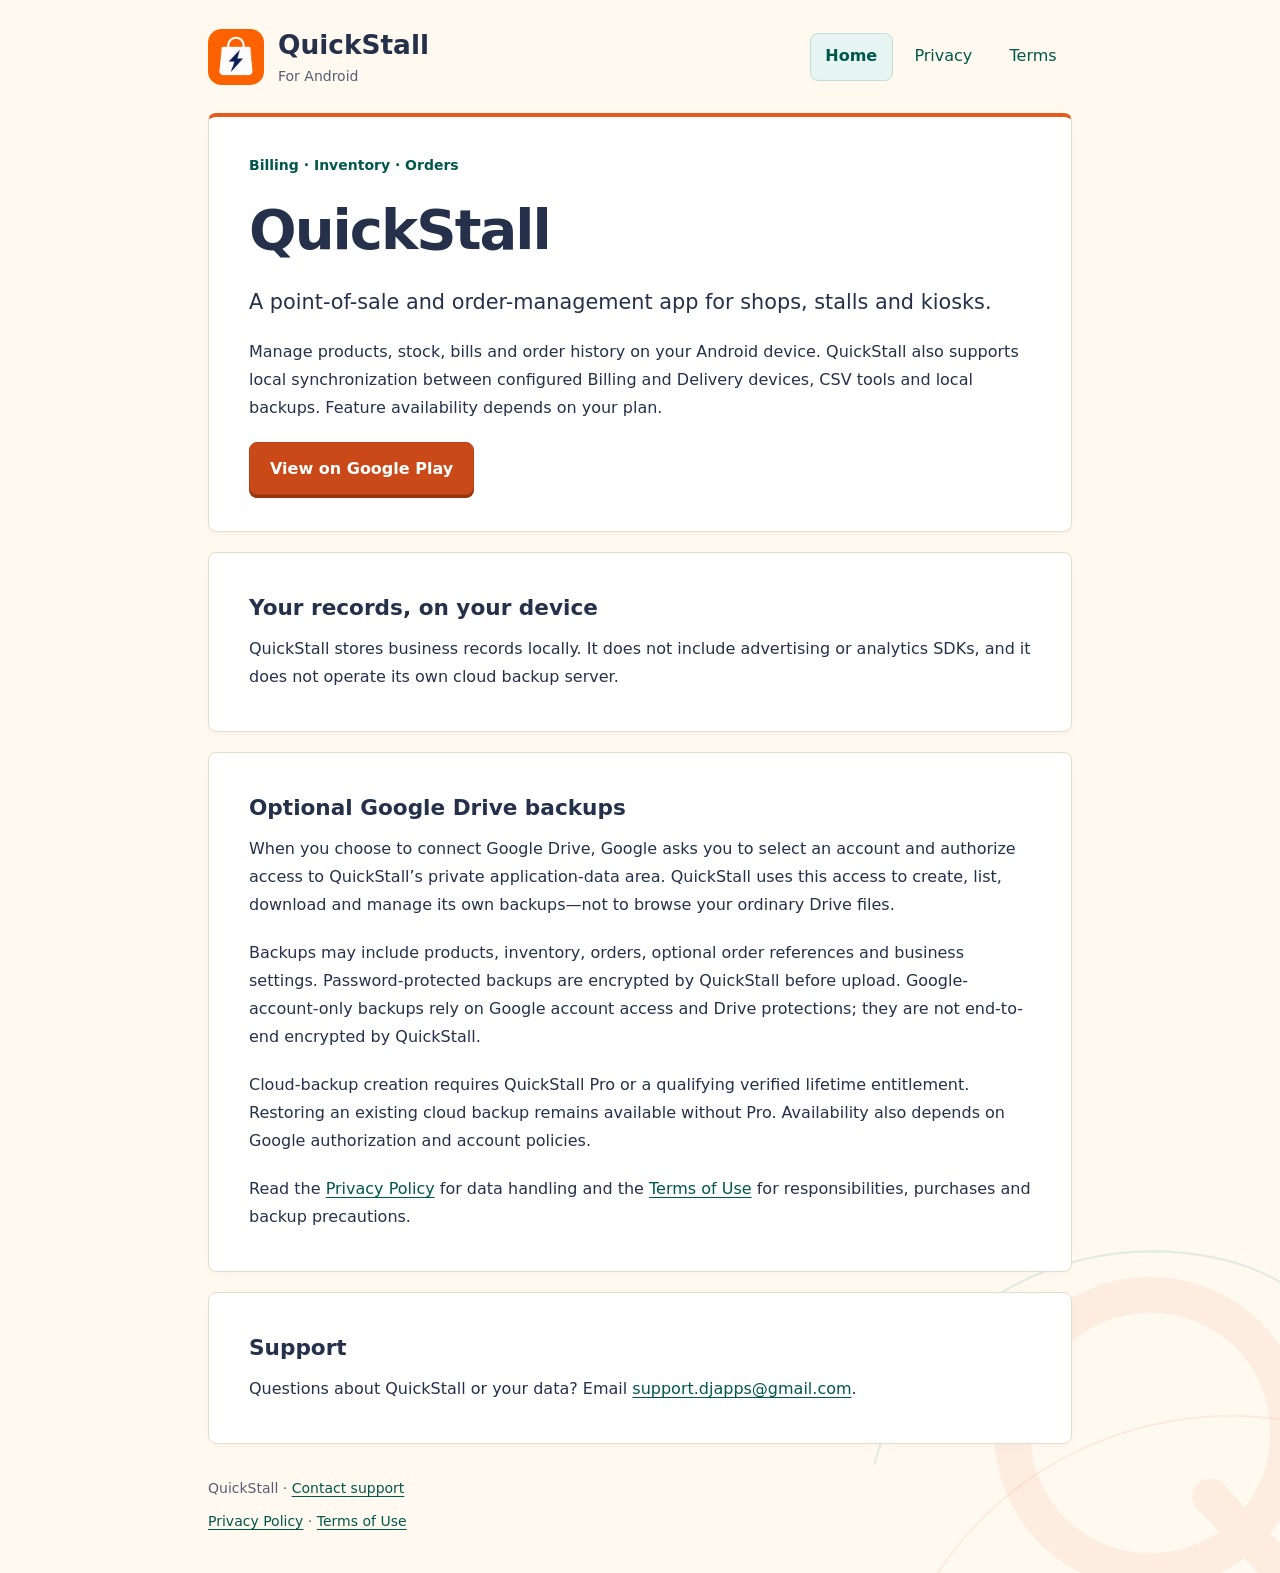
<file: index.html>
<!doctype html>
<html lang="en">
<head>
<meta charset="utf-8">
<meta name="viewport" content="width=device-width, initial-scale=1">
<title>Home | QuickStall</title>
<meta name="description" content="QuickStall for Android: billing, inventory, orders and optional Google Drive backups.">
<link rel="stylesheet" href="styles.css">
<link rel="icon" type="image/png" href="quickstall-icon.png">
<link rel="apple-touch-icon" href="quickstall-icon.png">
</head>
<body>
<a class="skip" href="#main">Skip to content</a>
<header><a class="brand" href="index.html"><img class="brand-icon" src="quickstall-icon.png" alt="" width="56" height="56"><span class="brand-name">QuickStall<small>For Android</small></span></a>
<nav aria-label="Main navigation"><a href="index.html" aria-current="page">Home</a><a href="privacy.html">Privacy</a><a href="terms.html">Terms</a></nav></header>
<main id="main"><section class="intro"><p class="eyebrow">Billing · Inventory · Orders</p><h1>QuickStall</h1><p class="lead">A point-of-sale and order-management app for shops, stalls and kiosks.</p><p>Manage products, stock, bills and order history on your Android device. QuickStall also supports local synchronization between configured Billing and Delivery devices, CSV tools and local backups. Feature availability depends on your plan.</p><a class="button" href="https://play.google.com/store/apps/details?id=com.denny.quickstall">View on Google Play</a></section>
<section><h2>Your records, on your device</h2><p>QuickStall stores business records locally. It does not include advertising or analytics SDKs, and it does not operate its own cloud backup server.</p></section>
<section><h2>Optional Google Drive backups</h2><p>When you choose to connect Google Drive, Google asks you to select an account and authorize access to QuickStall’s private application-data area. QuickStall uses this access to create, list, download and manage its own backups—not to browse your ordinary Drive files.</p><p>Backups may include products, inventory, orders, optional order references and business settings. Password-protected backups are encrypted by QuickStall before upload. Google-account-only backups rely on Google account access and Drive protections; they are not end-to-end encrypted by QuickStall.</p><p>Cloud-backup creation requires QuickStall Pro or a qualifying verified lifetime entitlement. Restoring an existing cloud backup remains available without Pro. Availability also depends on Google authorization and account policies.</p><p>Read the <a href="privacy.html">Privacy Policy</a> for data handling and the <a href="terms.html">Terms of Use</a> for responsibilities, purchases and backup precautions.</p></section>
<section><h2>Support</h2><p>Questions about QuickStall or your data? Email <a href="mailto:support.djapps@gmail.com">support.djapps@gmail.com</a>.</p></section></main>
<footer><p>QuickStall · <a href="mailto:support.djapps@gmail.com">Contact support</a></p><p><a href="privacy.html">Privacy Policy</a> · <a href="terms.html">Terms of Use</a></p></footer>
</body>
</html>
</file>
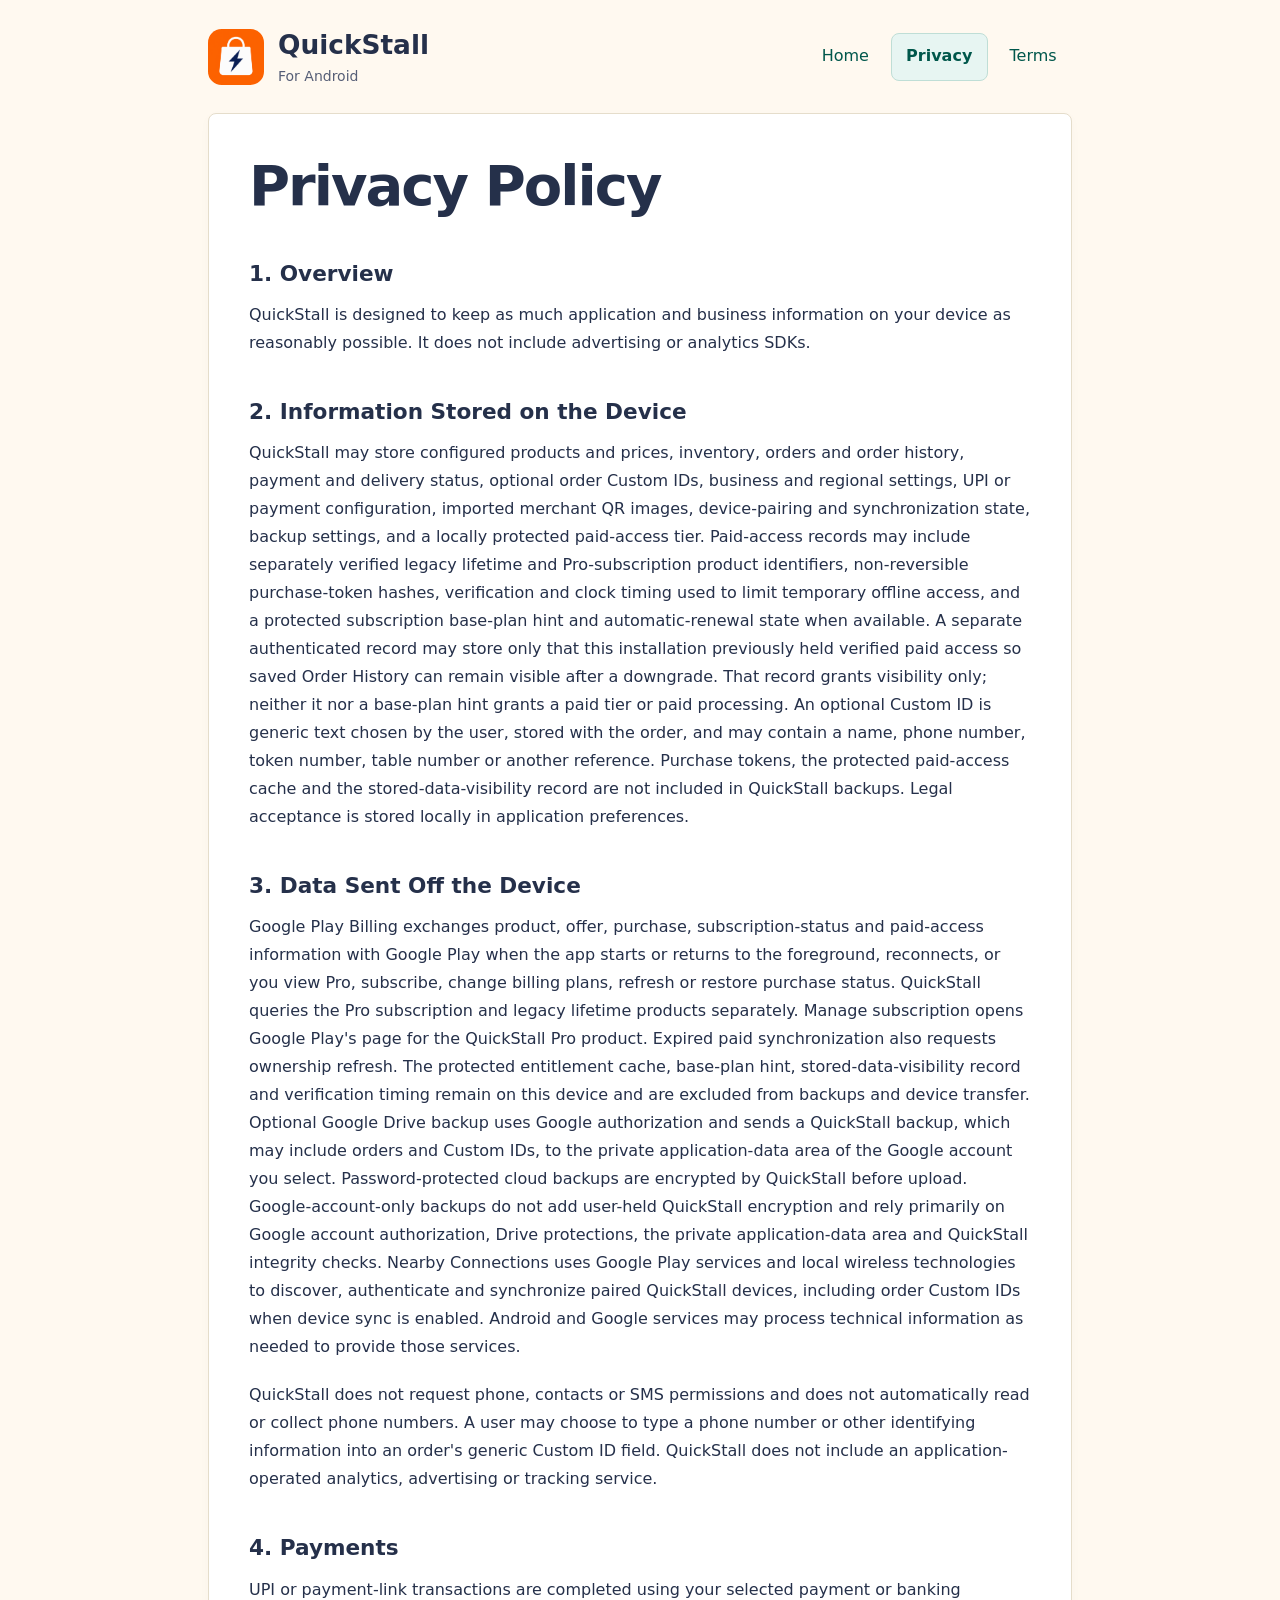
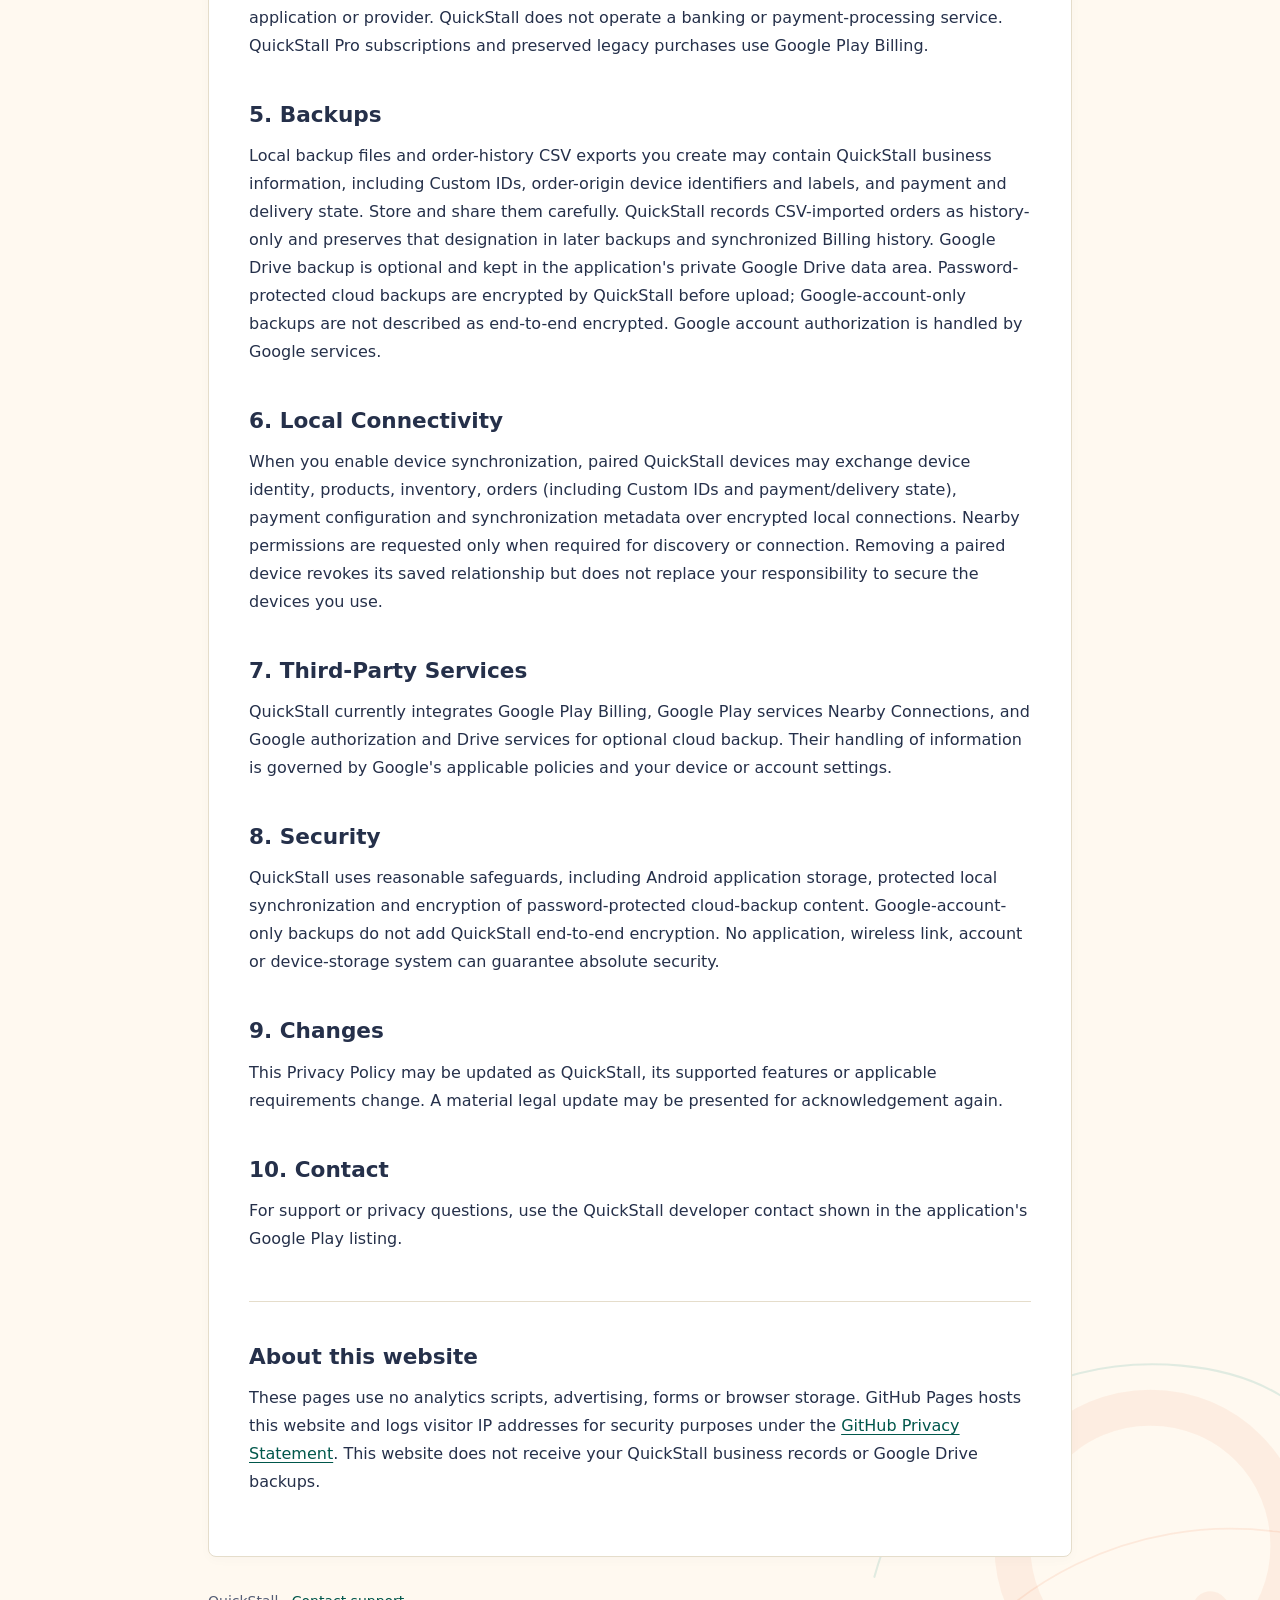
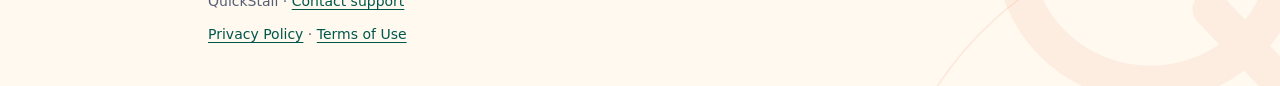
<file: privacy.html>
<!doctype html>
<html lang="en">
<head>
<meta charset="utf-8">
<meta name="viewport" content="width=device-width, initial-scale=1">
<title>Privacy Policy | QuickStall</title>
<meta name="description" content="Privacy Policy for the QuickStall Android application.">
<link rel="stylesheet" href="styles.css">
<link rel="icon" type="image/png" href="quickstall-icon.png">
<link rel="apple-touch-icon" href="quickstall-icon.png">
</head>
<body>
<a class="skip" href="#main">Skip to content</a>
<header><a class="brand" href="index.html"><img class="brand-icon" src="quickstall-icon.png" alt="" width="56" height="56"><span class="brand-name">QuickStall<small>For Android</small></span></a>
<nav aria-label="Main navigation"><a href="index.html">Home</a><a href="privacy.html" aria-current="page">Privacy</a><a href="terms.html">Terms</a></nav></header>
<main id="main"><h1>Privacy Policy</h1>
<h2>1. Overview</h2>
<p>QuickStall is designed to keep as much application and business information on your device as reasonably possible. It does not include advertising or analytics SDKs.</p>
<h2>2. Information Stored on the Device</h2>
<p>QuickStall may store configured products and prices, inventory, orders and order history, payment and delivery status, optional order Custom IDs, business and regional settings, UPI or payment configuration, imported merchant QR images, device-pairing and synchronization state, backup settings, and a locally protected paid-access tier. Paid-access records may include separately verified legacy lifetime and Pro-subscription product identifiers, non-reversible purchase-token hashes, verification and clock timing used to limit temporary offline access, and a protected subscription base-plan hint and automatic-renewal state when available. A separate authenticated record may store only that this installation previously held verified paid access so saved Order History can remain visible after a downgrade. That record grants visibility only; neither it nor a base-plan hint grants a paid tier or paid processing. An optional Custom ID is generic text chosen by the user, stored with the order, and may contain a name, phone number, token number, table number or another reference. Purchase tokens, the protected paid-access cache and the stored-data-visibility record are not included in QuickStall backups. Legal acceptance is stored locally in application preferences.</p>
<h2>3. Data Sent Off the Device</h2>
<p>Google Play Billing exchanges product, offer, purchase, subscription-status and paid-access information with Google Play when the app starts or returns to the foreground, reconnects, or you view Pro, subscribe, change billing plans, refresh or restore purchase status. QuickStall queries the Pro subscription and legacy lifetime products separately. Manage subscription opens Google Play's page for the QuickStall Pro product. Expired paid synchronization also requests ownership refresh. The protected entitlement cache, base-plan hint, stored-data-visibility record and verification timing remain on this device and are excluded from backups and device transfer. Optional Google Drive backup uses Google authorization and sends a QuickStall backup, which may include orders and Custom IDs, to the private application-data area of the Google account you select. Password-protected cloud backups are encrypted by QuickStall before upload. Google-account-only backups do not add user-held QuickStall encryption and rely primarily on Google account authorization, Drive protections, the private application-data area and QuickStall integrity checks. Nearby Connections uses Google Play services and local wireless technologies to discover, authenticate and synchronize paired QuickStall devices, including order Custom IDs when device sync is enabled. Android and Google services may process technical information as needed to provide those services.</p>
<p>QuickStall does not request phone, contacts or SMS permissions and does not automatically read or collect phone numbers. A user may choose to type a phone number or other identifying information into an order's generic Custom ID field. QuickStall does not include an application-operated analytics, advertising or tracking service.</p>
<h2>4. Payments</h2>
<p>UPI or payment-link transactions are completed using your selected payment or banking application or provider. QuickStall does not operate a banking or payment-processing service. QuickStall Pro subscriptions and preserved legacy purchases use Google Play Billing.</p>
<h2>5. Backups</h2>
<p>Local backup files and order-history CSV exports you create may contain QuickStall business information, including Custom IDs, order-origin device identifiers and labels, and payment and delivery state. Store and share them carefully. QuickStall records CSV-imported orders as history-only and preserves that designation in later backups and synchronized Billing history. Google Drive backup is optional and kept in the application's private Google Drive data area. Password-protected cloud backups are encrypted by QuickStall before upload; Google-account-only backups are not described as end-to-end encrypted. Google account authorization is handled by Google services.</p>
<h2>6. Local Connectivity</h2>
<p>When you enable device synchronization, paired QuickStall devices may exchange device identity, products, inventory, orders (including Custom IDs and payment/delivery state), payment configuration and synchronization metadata over encrypted local connections. Nearby permissions are requested only when required for discovery or connection. Removing a paired device revokes its saved relationship but does not replace your responsibility to secure the devices you use.</p>
<h2>7. Third-Party Services</h2>
<p>QuickStall currently integrates Google Play Billing, Google Play services Nearby Connections, and Google authorization and Drive services for optional cloud backup. Their handling of information is governed by Google's applicable policies and your device or account settings.</p>
<h2>8. Security</h2>
<p>QuickStall uses reasonable safeguards, including Android application storage, protected local synchronization and encryption of password-protected cloud-backup content. Google-account-only backups do not add QuickStall end-to-end encryption. No application, wireless link, account or device-storage system can guarantee absolute security.</p>
<h2>9. Changes</h2>
<p>This Privacy Policy may be updated as QuickStall, its supported features or applicable requirements change. A material legal update may be presented for acknowledgement again.</p>
<h2>10. Contact</h2>
<p>For support or privacy questions, use the QuickStall developer contact shown in the application's Google Play listing.</p>
<aside><h2>About this website</h2><p>These pages use no analytics scripts, advertising, forms or browser storage. GitHub Pages hosts this website and logs visitor IP addresses for security purposes under the <a href="https://docs.github.com/en/site-policy/privacy-policies/github-general-privacy-statement">GitHub Privacy Statement</a>. This website does not receive your QuickStall business records or Google Drive backups.</p></aside></main>
<footer><p>QuickStall · <a href="mailto:support.djapps@gmail.com">Contact support</a></p><p><a href="privacy.html">Privacy Policy</a> · <a href="terms.html">Terms of Use</a></p></footer>
</body>
</html>
</file>
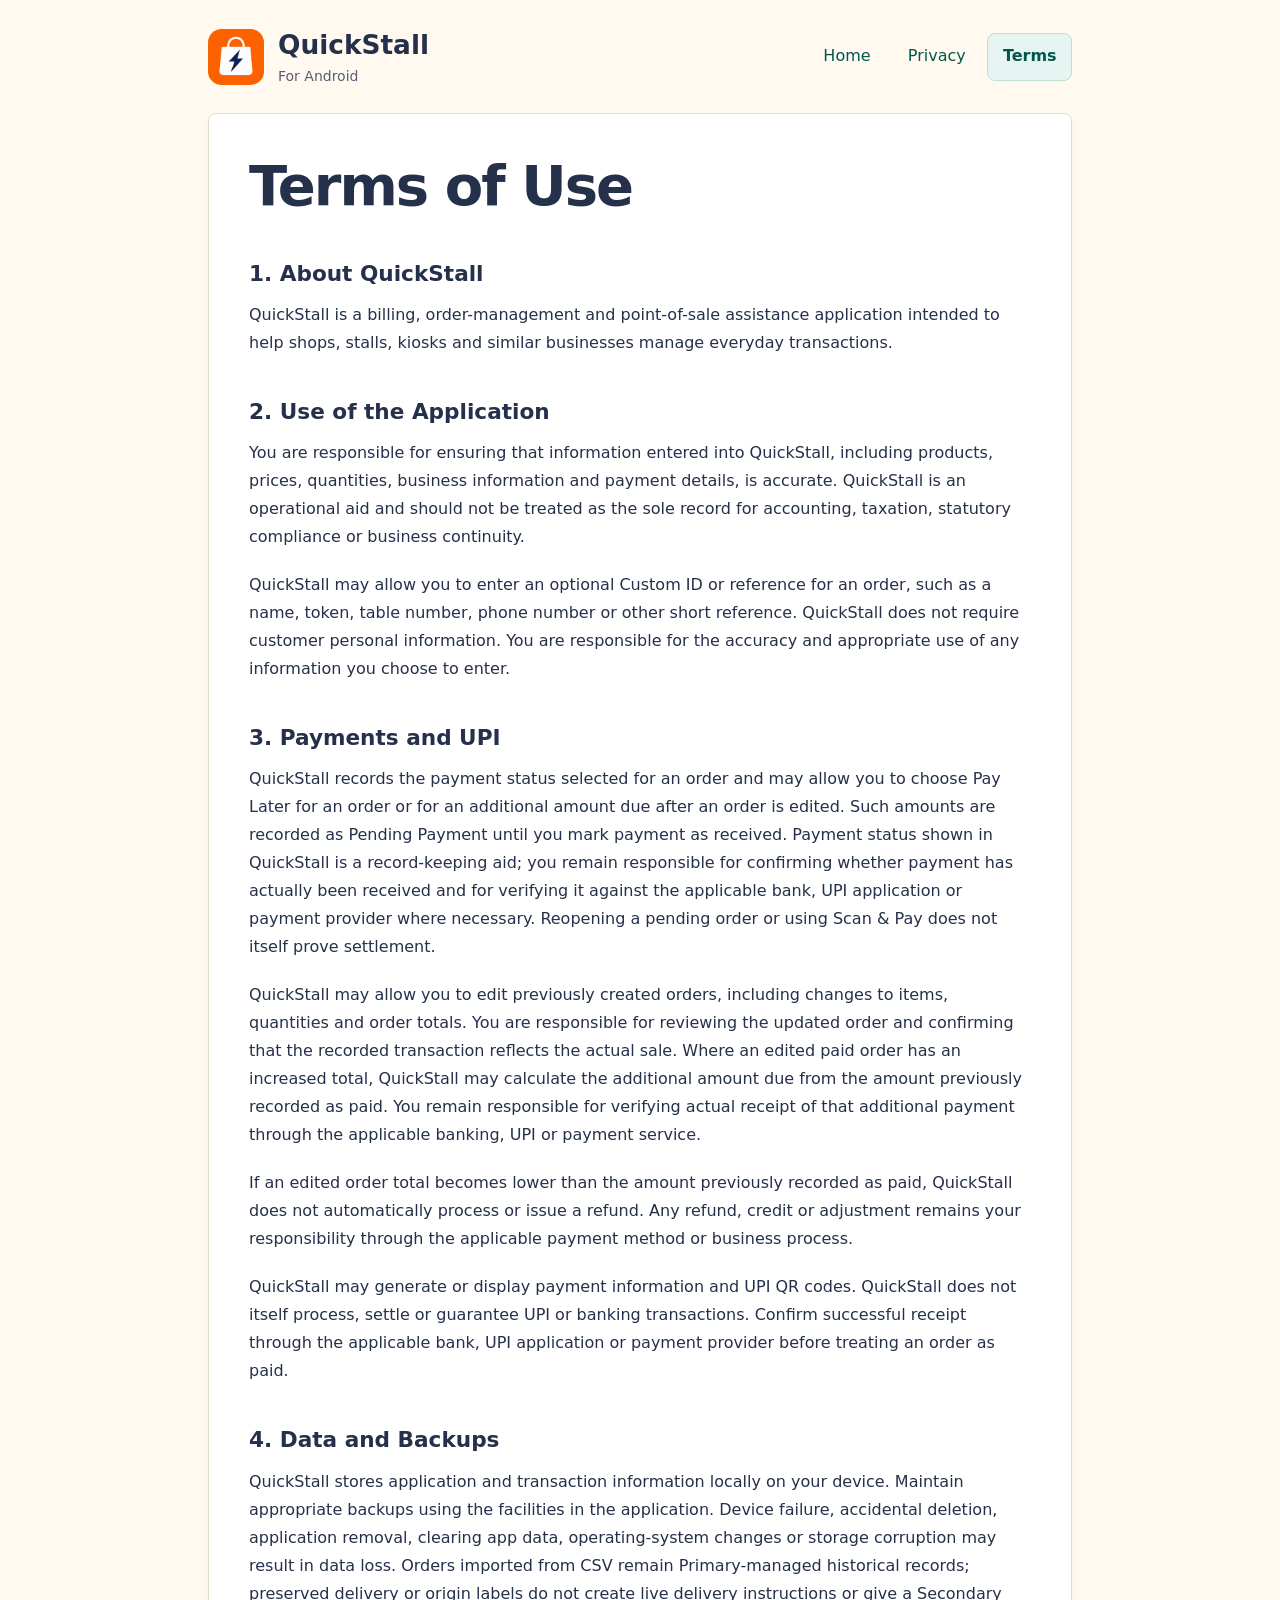
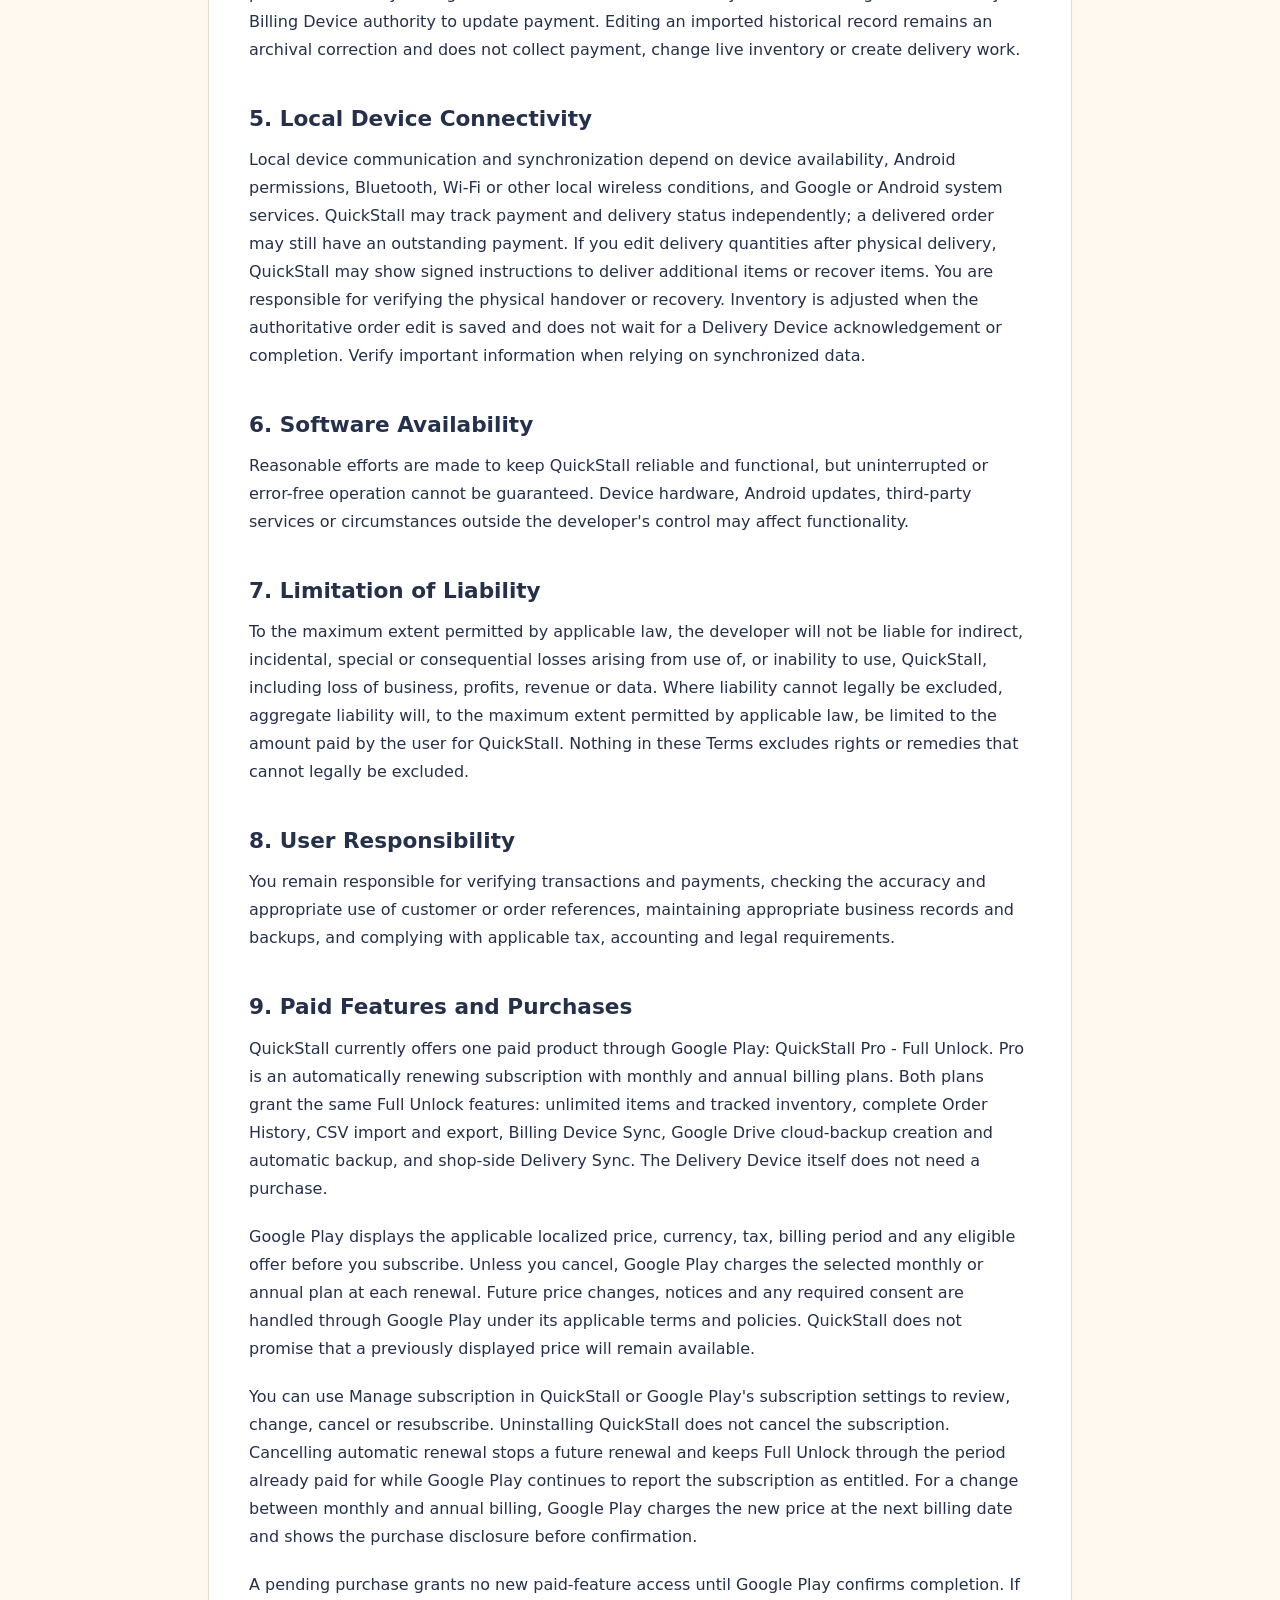
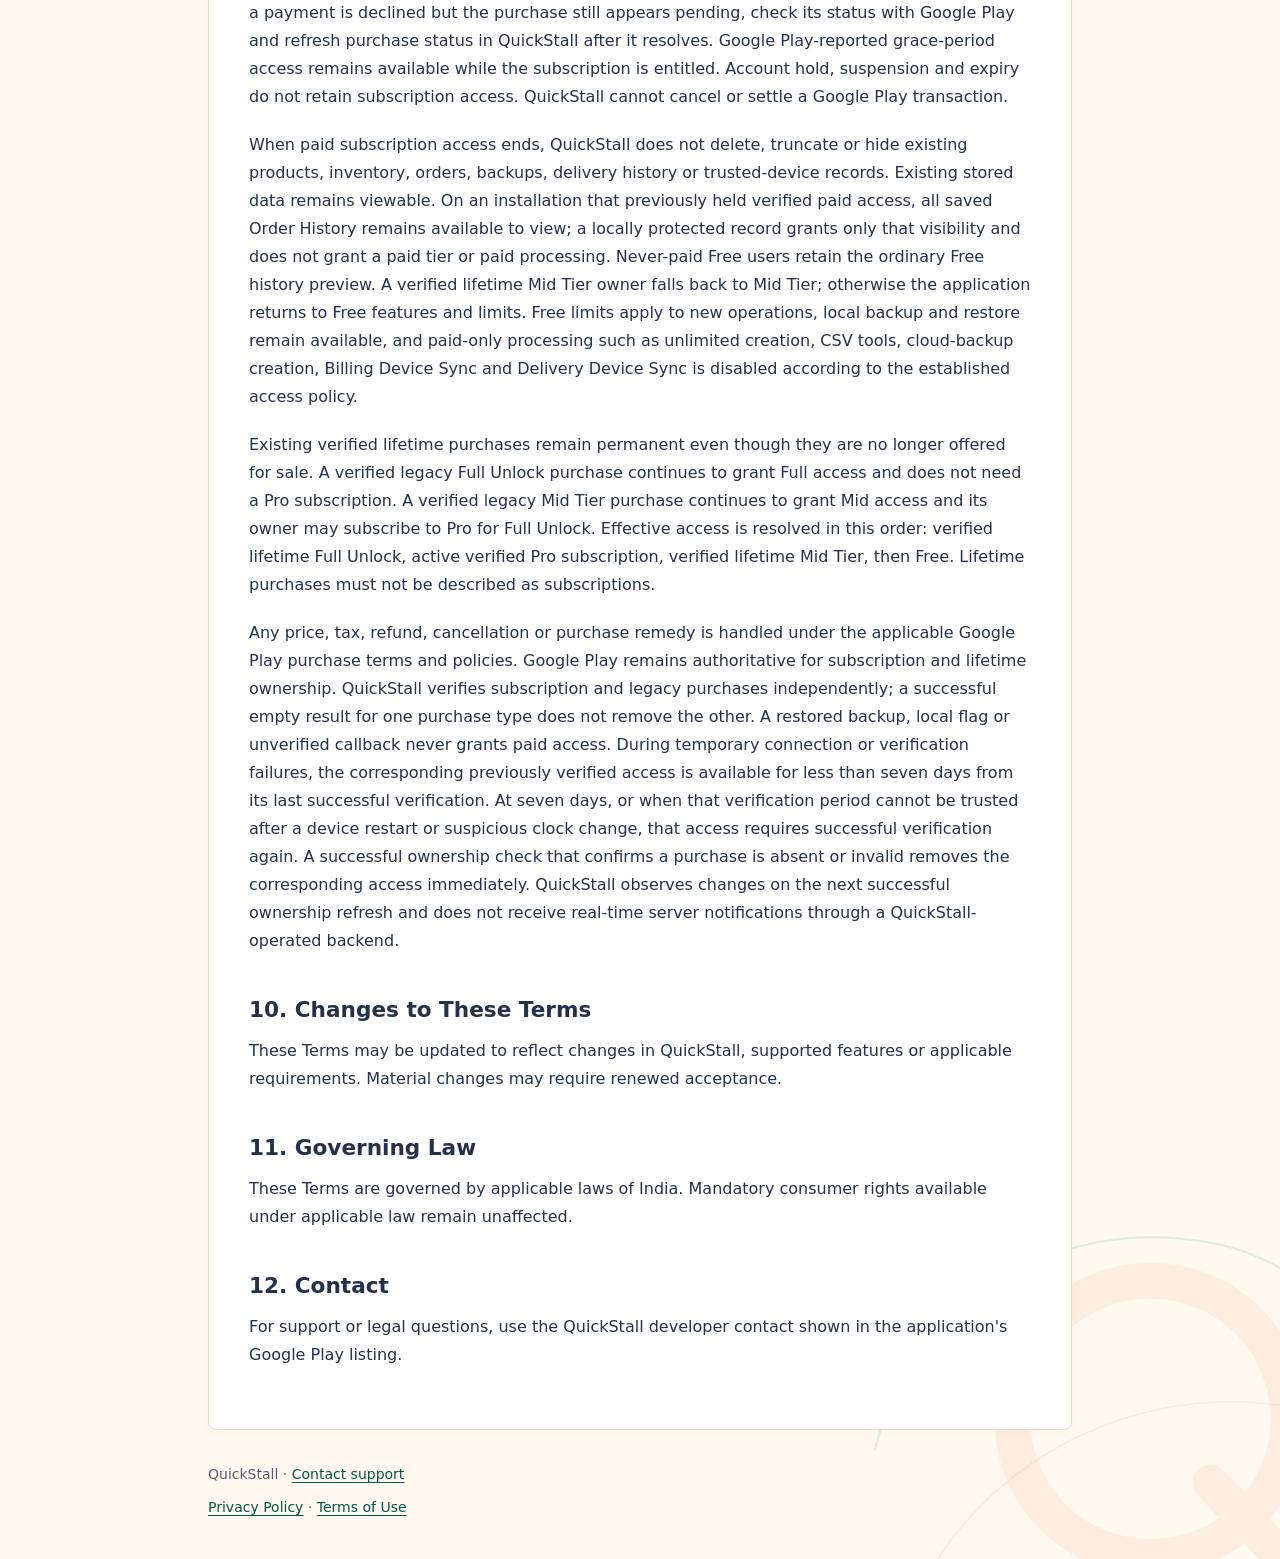
<file: terms.html>
<!doctype html>
<html lang="en">
<head>
<meta charset="utf-8">
<meta name="viewport" content="width=device-width, initial-scale=1">
<title>Terms of Use | QuickStall</title>
<meta name="description" content="Terms of Use for the QuickStall Android application.">
<link rel="stylesheet" href="styles.css">
<link rel="icon" type="image/png" href="quickstall-icon.png">
<link rel="apple-touch-icon" href="quickstall-icon.png">
</head>
<body>
<a class="skip" href="#main">Skip to content</a>
<header><a class="brand" href="index.html"><img class="brand-icon" src="quickstall-icon.png" alt="" width="56" height="56"><span class="brand-name">QuickStall<small>For Android</small></span></a>
<nav aria-label="Main navigation"><a href="index.html">Home</a><a href="privacy.html">Privacy</a><a href="terms.html" aria-current="page">Terms</a></nav></header>
<main id="main"><h1>Terms of Use</h1>
<h2>1. About QuickStall</h2>
<p>QuickStall is a billing, order-management and point-of-sale assistance application intended to help shops, stalls, kiosks and similar businesses manage everyday transactions.</p>
<h2>2. Use of the Application</h2>
<p>You are responsible for ensuring that information entered into QuickStall, including products, prices, quantities, business information and payment details, is accurate. QuickStall is an operational aid and should not be treated as the sole record for accounting, taxation, statutory compliance or business continuity.</p>
<p>QuickStall may allow you to enter an optional Custom ID or reference for an order, such as a name, token, table number, phone number or other short reference. QuickStall does not require customer personal information. You are responsible for the accuracy and appropriate use of any information you choose to enter.</p>
<h2>3. Payments and UPI</h2>
<p>QuickStall records the payment status selected for an order and may allow you to choose Pay Later for an order or for an additional amount due after an order is edited. Such amounts are recorded as Pending Payment until you mark payment as received. Payment status shown in QuickStall is a record-keeping aid; you remain responsible for confirming whether payment has actually been received and for verifying it against the applicable bank, UPI application or payment provider where necessary. Reopening a pending order or using Scan &amp; Pay does not itself prove settlement.</p>
<p>QuickStall may allow you to edit previously created orders, including changes to items, quantities and order totals. You are responsible for reviewing the updated order and confirming that the recorded transaction reflects the actual sale. Where an edited paid order has an increased total, QuickStall may calculate the additional amount due from the amount previously recorded as paid. You remain responsible for verifying actual receipt of that additional payment through the applicable banking, UPI or payment service.</p>
<p>If an edited order total becomes lower than the amount previously recorded as paid, QuickStall does not automatically process or issue a refund. Any refund, credit or adjustment remains your responsibility through the applicable payment method or business process.</p>
<p>QuickStall may generate or display payment information and UPI QR codes. QuickStall does not itself process, settle or guarantee UPI or banking transactions. Confirm successful receipt through the applicable bank, UPI application or payment provider before treating an order as paid.</p>
<h2>4. Data and Backups</h2>
<p>QuickStall stores application and transaction information locally on your device. Maintain appropriate backups using the facilities in the application. Device failure, accidental deletion, application removal, clearing app data, operating-system changes or storage corruption may result in data loss. Orders imported from CSV remain Primary-managed historical records; preserved delivery or origin labels do not create live delivery instructions or give a Secondary Billing Device authority to update payment. Editing an imported historical record remains an archival correction and does not collect payment, change live inventory or create delivery work.</p>
<h2>5. Local Device Connectivity</h2>
<p>Local device communication and synchronization depend on device availability, Android permissions, Bluetooth, Wi-Fi or other local wireless conditions, and Google or Android system services. QuickStall may track payment and delivery status independently; a delivered order may still have an outstanding payment. If you edit delivery quantities after physical delivery, QuickStall may show signed instructions to deliver additional items or recover items. You are responsible for verifying the physical handover or recovery. Inventory is adjusted when the authoritative order edit is saved and does not wait for a Delivery Device acknowledgement or completion. Verify important information when relying on synchronized data.</p>
<h2>6. Software Availability</h2>
<p>Reasonable efforts are made to keep QuickStall reliable and functional, but uninterrupted or error-free operation cannot be guaranteed. Device hardware, Android updates, third-party services or circumstances outside the developer's control may affect functionality.</p>
<h2>7. Limitation of Liability</h2>
<p>To the maximum extent permitted by applicable law, the developer will not be liable for indirect, incidental, special or consequential losses arising from use of, or inability to use, QuickStall, including loss of business, profits, revenue or data. Where liability cannot legally be excluded, aggregate liability will, to the maximum extent permitted by applicable law, be limited to the amount paid by the user for QuickStall. Nothing in these Terms excludes rights or remedies that cannot legally be excluded.</p>
<h2>8. User Responsibility</h2>
<p>You remain responsible for verifying transactions and payments, checking the accuracy and appropriate use of customer or order references, maintaining appropriate business records and backups, and complying with applicable tax, accounting and legal requirements.</p>
<h2>9. Paid Features and Purchases</h2>
<p>QuickStall currently offers one paid product through Google Play: QuickStall Pro - Full Unlock. Pro is an automatically renewing subscription with monthly and annual billing plans. Both plans grant the same Full Unlock features: unlimited items and tracked inventory, complete Order History, CSV import and export, Billing Device Sync, Google Drive cloud-backup creation and automatic backup, and shop-side Delivery Sync. The Delivery Device itself does not need a purchase.</p>
<p>Google Play displays the applicable localized price, currency, tax, billing period and any eligible offer before you subscribe. Unless you cancel, Google Play charges the selected monthly or annual plan at each renewal. Future price changes, notices and any required consent are handled through Google Play under its applicable terms and policies. QuickStall does not promise that a previously displayed price will remain available.</p>
<p>You can use Manage subscription in QuickStall or Google Play's subscription settings to review, change, cancel or resubscribe. Uninstalling QuickStall does not cancel the subscription. Cancelling automatic renewal stops a future renewal and keeps Full Unlock through the period already paid for while Google Play continues to report the subscription as entitled. For a change between monthly and annual billing, Google Play charges the new price at the next billing date and shows the purchase disclosure before confirmation.</p>
<p>A pending purchase grants no new paid-feature access until Google Play confirms completion. If a payment is declined but the purchase still appears pending, check its status with Google Play and refresh purchase status in QuickStall after it resolves. Google Play-reported grace-period access remains available while the subscription is entitled. Account hold, suspension and expiry do not retain subscription access. QuickStall cannot cancel or settle a Google Play transaction.</p>
<p>When paid subscription access ends, QuickStall does not delete, truncate or hide existing products, inventory, orders, backups, delivery history or trusted-device records. Existing stored data remains viewable. On an installation that previously held verified paid access, all saved Order History remains available to view; a locally protected record grants only that visibility and does not grant a paid tier or paid processing. Never-paid Free users retain the ordinary Free history preview. A verified lifetime Mid Tier owner falls back to Mid Tier; otherwise the application returns to Free features and limits. Free limits apply to new operations, local backup and restore remain available, and paid-only processing such as unlimited creation, CSV tools, cloud-backup creation, Billing Device Sync and Delivery Device Sync is disabled according to the established access policy.</p>
<p>Existing verified lifetime purchases remain permanent even though they are no longer offered for sale. A verified legacy Full Unlock purchase continues to grant Full access and does not need a Pro subscription. A verified legacy Mid Tier purchase continues to grant Mid access and its owner may subscribe to Pro for Full Unlock. Effective access is resolved in this order: verified lifetime Full Unlock, active verified Pro subscription, verified lifetime Mid Tier, then Free. Lifetime purchases must not be described as subscriptions.</p>
<p>Any price, tax, refund, cancellation or purchase remedy is handled under the applicable Google Play purchase terms and policies. Google Play remains authoritative for subscription and lifetime ownership. QuickStall verifies subscription and legacy purchases independently; a successful empty result for one purchase type does not remove the other. A restored backup, local flag or unverified callback never grants paid access. During temporary connection or verification failures, the corresponding previously verified access is available for less than seven days from its last successful verification. At seven days, or when that verification period cannot be trusted after a device restart or suspicious clock change, that access requires successful verification again. A successful ownership check that confirms a purchase is absent or invalid removes the corresponding access immediately. QuickStall observes changes on the next successful ownership refresh and does not receive real-time server notifications through a QuickStall-operated backend.</p>
<h2>10. Changes to These Terms</h2>
<p>These Terms may be updated to reflect changes in QuickStall, supported features or applicable requirements. Material changes may require renewed acceptance.</p>
<h2>11. Governing Law</h2>
<p>These Terms are governed by applicable laws of India. Mandatory consumer rights available under applicable law remain unaffected.</p>
<h2>12. Contact</h2>
<p>For support or legal questions, use the QuickStall developer contact shown in the application's Google Play listing.</p>
</main>
<footer><p>QuickStall · <a href="mailto:support.djapps@gmail.com">Contact support</a></p><p><a href="privacy.html">Privacy Policy</a> · <a href="terms.html">Terms of Use</a></p></footer>
</body>
</html>
</file>
<file: styles.css>
:root {
  color-scheme: light;
  --background: #fff9f0;
  --surface: #fff;
  --surface-variant: #f7f3ea;
  --ink: #25304a;
  --muted: #565e76;
  --outline: #e5ddcb;
  --orange: #e45a20;
  --orange-pressed: #c94a18;
  --teal: #00574b;
  --teal-surface: #e7f5f2;
  --radius: .5rem;
}
* { box-sizing: border-box; }
html { scroll-behavior: smooth; }
body { margin: 0; background: var(--background) url("app-orbit.svg") no-repeat right bottom; background-size: 27rem auto; color: var(--ink); font: 1rem/1.75 ui-rounded, "Segoe UI", system-ui, sans-serif; }
a { color: var(--teal); text-underline-offset: .2em; overflow-wrap: anywhere; }
a:hover { color: var(--orange-pressed); }
a:focus-visible { outline: 3px solid var(--teal); outline-offset: 5px; }
header, main, footer { width: min(100% - 2.5rem, 54rem); margin-inline: auto; }
header { padding: 1.75rem 0; display: flex; align-items: center; justify-content: space-between; gap: 1.5rem; flex-wrap: wrap; }
.brand { display: inline-flex; align-items: center; gap: .875rem; color: var(--ink); font-size: 1.65rem; font-weight: 800; text-decoration: none; line-height: 1.3; }
.brand-icon { display: block; width: 3.5rem; height: 3.5rem; flex: none; border-radius: .85rem; }
.brand-name { display: block; }
.brand small { display: block; color: var(--muted); font-size: .875rem; font-weight: 400; margin-top: .3rem; }
nav { display: flex; gap: .4rem; flex-wrap: wrap; }
nav a { min-height: 3rem; padding: .5rem .9rem; border: 1px solid transparent; border-radius: var(--radius); text-decoration: none; }
nav a:hover { background: var(--surface-variant); }
nav [aria-current="page"] { background: var(--teal-surface); border-color: #bfded6; color: var(--teal); font-weight: 700; }
main { padding: clamp(1.25rem, 4vw, 2.5rem); background: var(--surface); border: 1px solid var(--outline); border-radius: var(--radius); box-shadow: 0 3px 12px #25304a06; }
main:has(> section) { padding: 0; border: 0; background: transparent; box-shadow: none; display: grid; gap: 1.25rem; }
section { padding: clamp(1.25rem, 4vw, 2.5rem); border: 1px solid var(--outline); background: var(--surface); border-radius: var(--radius); box-shadow: 0 3px 12px #25304a06; }
section h2:first-child { margin-top: 0; }
section p:last-child { margin-bottom: 0; }
h1 { font-size: clamp(2.25rem, 7vw, 3.5rem); line-height: 1.15; letter-spacing: -.035em; margin: 0 0 1.5rem; }
h2 { font-size: 1.35rem; line-height: 1.4; margin: 2.5rem 0 .75rem; }
p { margin: 0 0 1.25rem; overflow-wrap: break-word; }
.intro { border-top: 4px solid var(--orange); padding-block: 2.25rem; }
.eyebrow { font-size: .875rem; font-weight: 700; color: var(--teal); }
.lead { font-size: 1.3rem; line-height: 1.55; }
.button { display: inline-block; min-height: 3rem; background: var(--orange-pressed); color: #fff; padding: .7rem 1.25rem; border-radius: var(--radius); border: 1px solid #b74112; box-shadow: 0 3px 0 #96360f; text-decoration: none; font-weight: 700; }
.button:hover { background: #b74112; color: #fff; }
.button:active { transform: translateY(2px); box-shadow: 0 1px 0 #96360f; }
aside { border-top: 1px solid var(--outline); margin-top: 3rem; }
footer { padding: 2rem 0; color: var(--muted); font-size: .875rem; }
footer p { margin-bottom: .5rem; }
.skip { position: absolute; left: 1rem; top: -8rem; background: var(--surface); padding: .75rem; z-index: 2; }
.skip:focus { top: 1rem; }
@media (max-width: 30rem) { header, main, footer { width: calc(100% - 2rem); } header { gap: 1rem; } nav { width: 100%; } nav a { flex: 1; text-align: center; } }
@media (prefers-reduced-motion: reduce) { html { scroll-behavior: auto; } }
</file>
